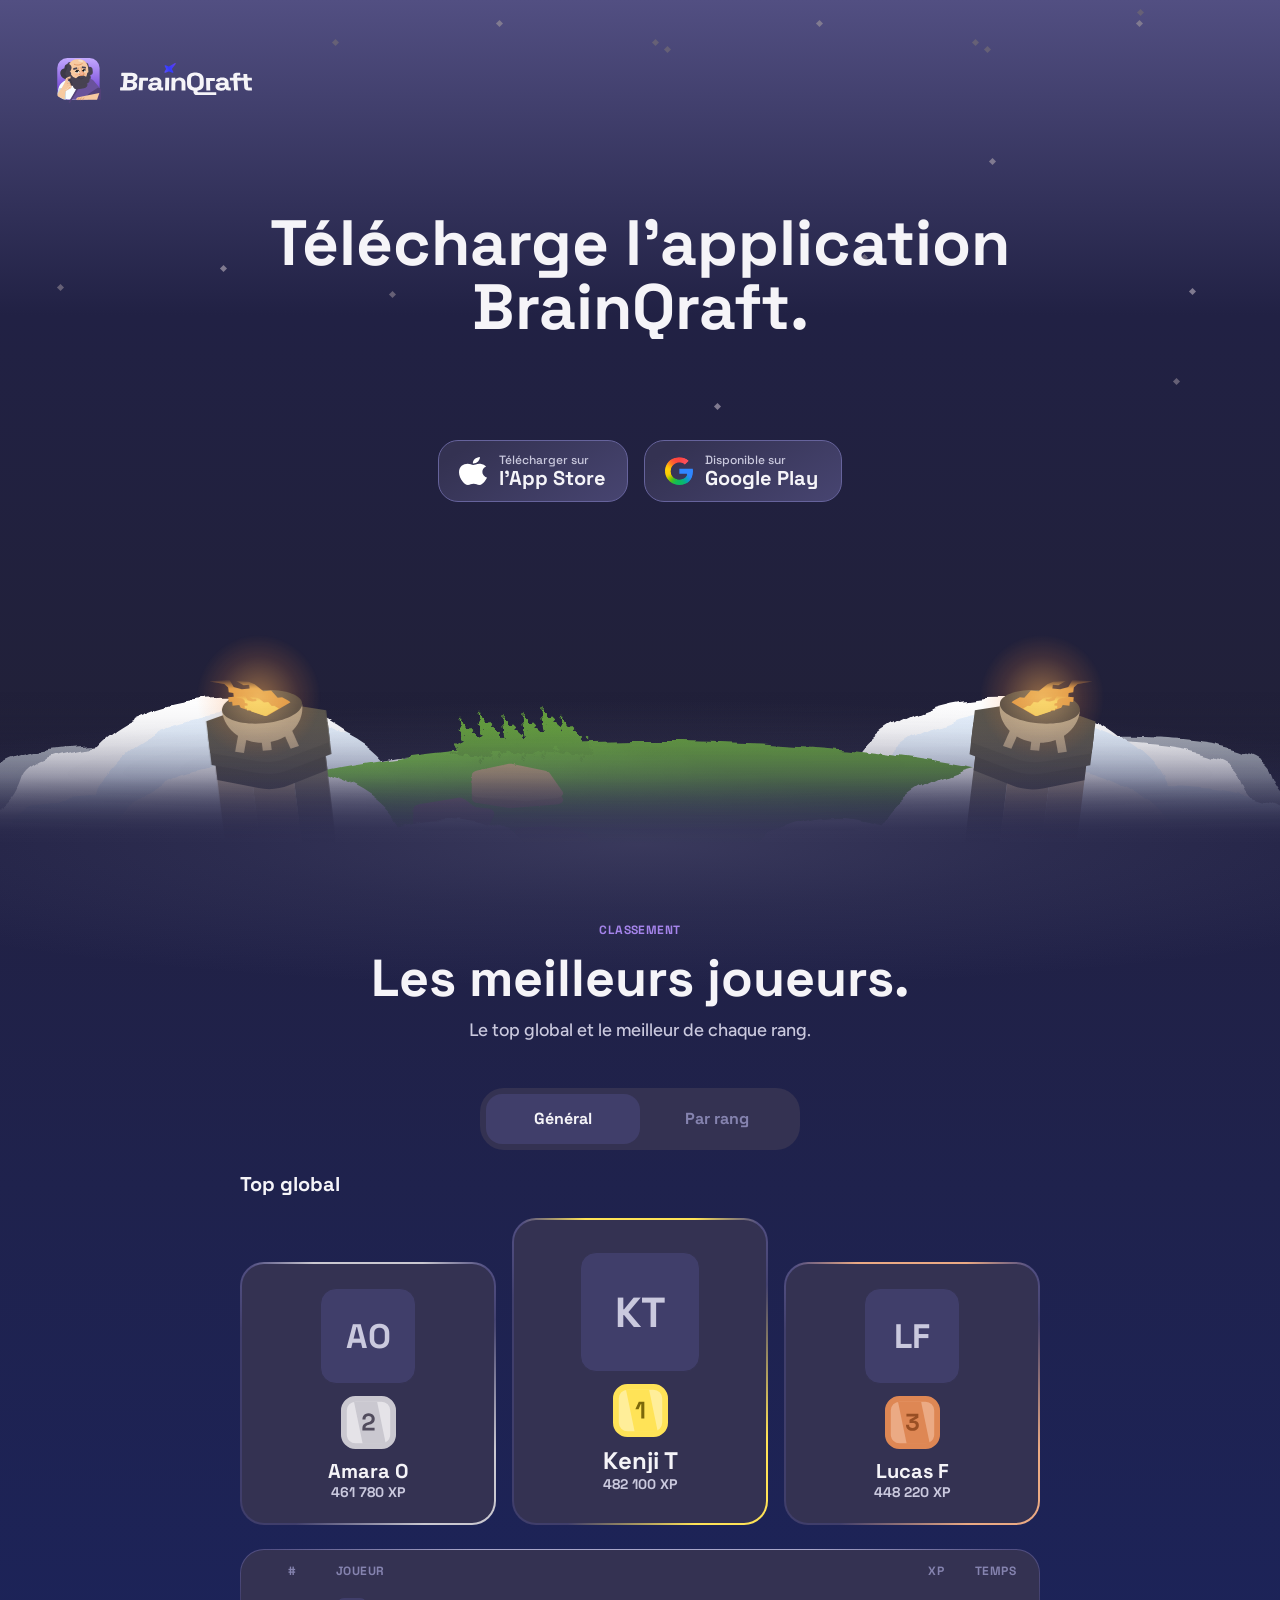
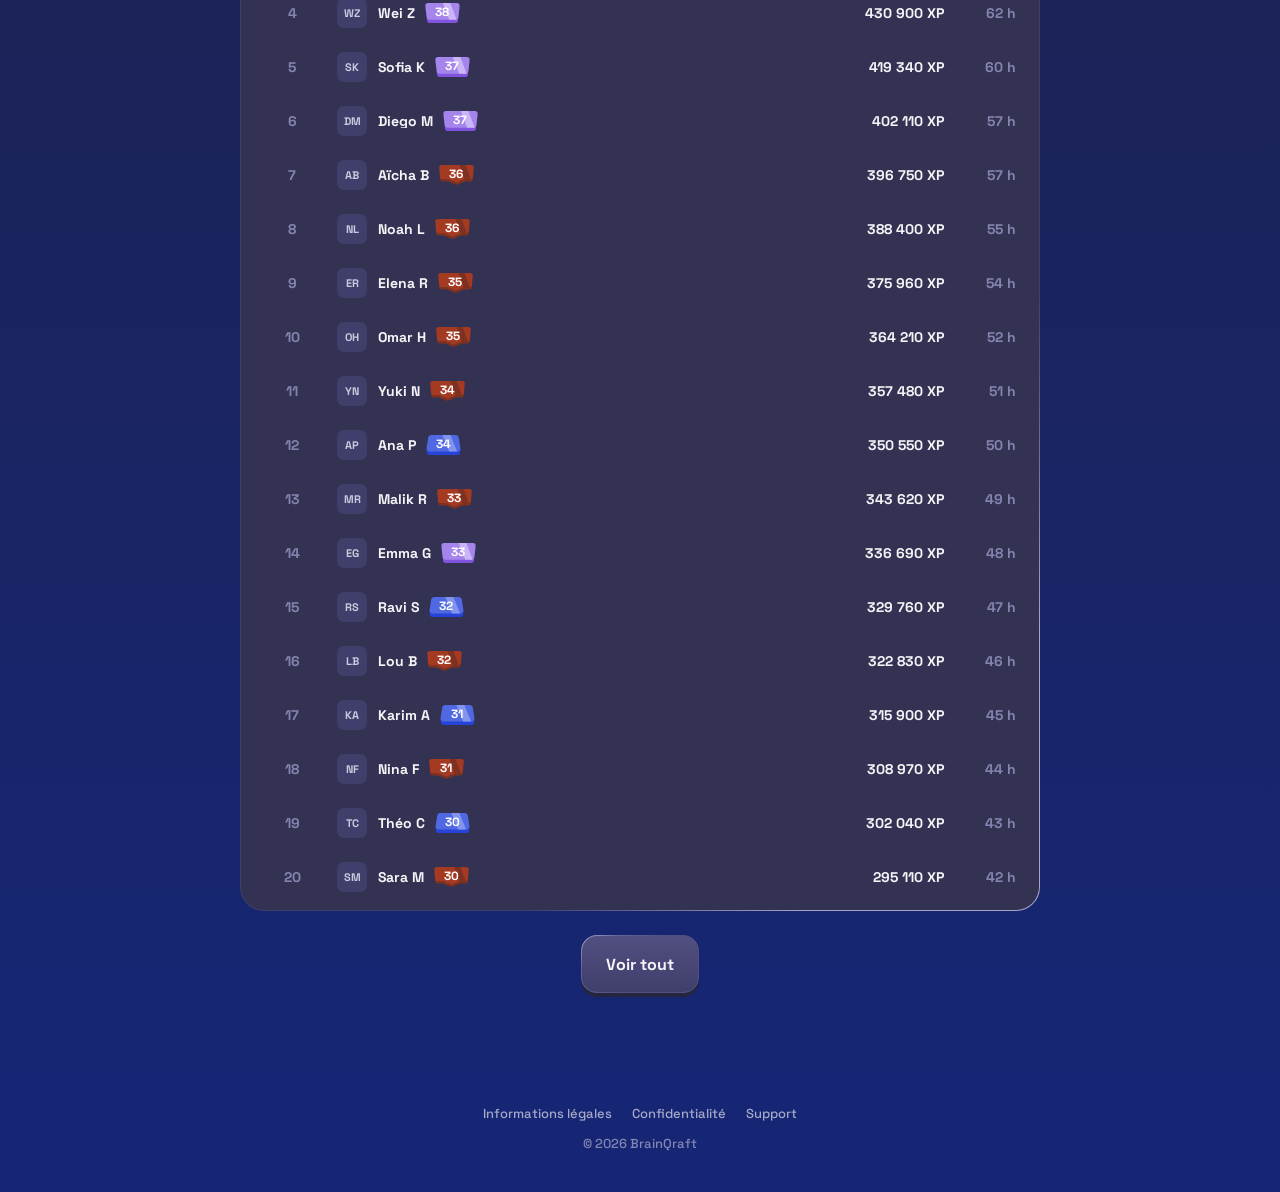
<file: index.html>
<!doctype html>
<html lang="fr">
  <head>
    <meta charset="utf-8" />
    <meta name="viewport" content="width=device-width, initial-scale=1" />
    <title>BrainQraft</title>
    <meta name="description" content="Télécharge l’application BrainQraft sur l’App Store et Google Play." />
    <meta name="theme-color" content="#212034" />
    <link rel="icon" type="image/svg+xml" href="/assets/logo-mark.svg?v=2" />
    <link rel="preconnect" href="https://fonts.googleapis.com" />
    <link rel="preconnect" href="https://fonts.gstatic.com" crossorigin />
    <link href="https://fonts.googleapis.com/css2?family=Figtree:wght@500&family=Space+Grotesk:wght@500;700&display=swap" rel="stylesheet" />
    <link rel="stylesheet" href="/styles.css" />
    <link rel="stylesheet" href="/motion.css" />
    <link rel="stylesheet" href="/classement.css" />
    <script>
      // Journey invitation links (/join/BQ-XXXXXX). When the app is installed the OS
      // opens it via Universal / App Links before this page loads, so this only runs
      // for visitors WITHOUT the app: send mobile users to their store. The code in
      // the path is picked up by the app after install; nothing to parse here.
      (function () {
        if (!/^\/join(\/|$)/.test(location.pathname)) return;
        var APP_STORE_URL = "https://apps.apple.com/app/id6760896800";
        var PLAY_STORE_URL = "https://play.google.com/store/apps/details?id=com.brainqraft.mobileapp";
        var ua = navigator.userAgent || "";
        if (/android/i.test(ua)) location.replace(PLAY_STORE_URL);
        else if (/iphone|ipad|ipod/i.test(ua)) location.replace(APP_STORE_URL);
        else document.documentElement.classList.add("is-join");
      })();
    </script>
  </head>
  <body>
    <main class="page">
      <div class="starry" aria-hidden="true">
        <i class="star" style="left: 4.44%; top: 284px"></i>
        <i class="star star--soft" style="left: 17.22%; top: 265px"></i>
        <i class="star" style="left: 30.35%; top: 291px"></i>
        <i class="star star--soft" style="left: 55.76%; top: 403px"></i>
        <i class="star" style="left: 67.29%; top: 254px"></i>
        <i class="star" style="left: 91.6%; top: 378px"></i>
        <i class="star star--soft" style="left: 92.92%; top: 288px"></i>
        <i class="star" style="left: 25.97%; top: 39.45px"></i>
        <i class="star star--soft" style="left: 38.75%; top: 20.45px"></i>
        <i class="star" style="left: 50.97%; top: 39.45px"></i>
        <i class="star" style="left: 51.88%; top: 46.45px"></i>
        <i class="star star--soft" style="left: 63.75%; top: 20.45px"></i>
        <i class="star" style="left: 75.97%; top: 39.45px"></i>
        <i class="star" style="left: 76.88%; top: 46.45px"></i>
        <i class="star star--soft" style="left: 77.29%; top: 158.45px"></i>
        <i class="star star--soft" style="left: 88.75%; top: 20.45px"></i>
        <i class="star" style="left: 88.82%; top: 9.45px"></i>
      </div>

      <header class="nav">
        <a class="logo" href="/" aria-label="BrainQraft">
          <span class="logo__mark"><img src="/assets/logo-mark.svg" alt="" /></span>
          <img class="logo__wordmark" src="/assets/logo-wordmark.svg" alt="" />
        </a>
      </header>

      <h1 class="title">Télécharge l’application BrainQraft.</h1>

      <section class="download">
        <div class="store-badges">
          <a class="store-badge store-badge--apple" href="https://apps.apple.com/app/id6760896800">
            <img class="store-badge__icon" src="/assets/icons/apple.svg" alt="" />
            <span class="store-badge__label">
              <span class="store-badge__caption">Télécharger sur</span>
              <span class="store-badge__name">l’App Store</span>
            </span>
          </a>
          <a class="store-badge store-badge--google" href="https://play.google.com/store/apps/details?id=com.brainqraft.mobileapp">
            <span class="store-badge__icon icon-google" aria-hidden="true">
              <span class="icon-google__mask"><img src="/assets/icons/google-raw.svg" alt="" /></span>
            </span>
            <span class="store-badge__label">
              <span class="store-badge__caption">Disponible sur</span>
              <span class="store-badge__name">Google Play</span>
            </span>
          </a>
        </div>
        <p class="join-hint">Ouvre ce lien depuis ton téléphone pour rejoindre le parcours dans l’app BrainQraft.</p>
      </section>

      <div class="island" aria-hidden="true">
        <div class="island__art">
          <span style="inset: 46.21% 19.89% -17.1% -14.65%"><span style="inset: -4.26% -0.73%"><img src="/assets/island/part-01.svg" alt="" /></span></span>
          <span style="inset: 44.11% -12.46% -23.43% 18.04%"><span style="inset: -3.81% -0.73%"><img src="/assets/island/part-02.svg" alt="" /></span></span>
          <span style="inset: 41.89% 10.08% -10.76% 5.92%"><span style="inset: -4.38% -0.82%"><img src="/assets/island/part-03.svg" alt="" /></span></span>
          <span style="inset: 31.13% 10.08% 0 5.92%"><span style="inset: -4.38% -0.82%"><img src="/assets/island/part-04.svg" alt="" /></span></span>
          <span style="inset: 46.21% 17.13% -18.61% -10.95%"><span style="inset: -4.17% -0.74%"><img src="/assets/island/part-05.svg" alt="" /></span></span>
          <span style="inset: 45.8% -9.41% -18.19% 15.59%"><span style="inset: -4.17% -0.74%"><img src="/assets/island/part-06.svg" alt="" /></span></span>
          <span style="inset: 63.17% 18.24% -34.06% -13%"><span style="inset: -4.26% -0.73%"><img src="/assets/island/part-07.svg" alt="" /></span></span>
          <span style="inset: 61.07% -14.11% -40.39% 19.69%"><span style="inset: -3.81% -0.73%"><img src="/assets/island/part-08.svg" alt="" /></span></span>
          <span style="inset: 35.8% 8.43% -4.67% 7.57%"><span style="inset: -4.38% -0.82%"><img src="/assets/island/part-09.svg" alt="" /></span></span>
          <span style="inset: 41.09% 8.43% -9.96% 7.57%"><span style="inset: -4.38% -0.82%"><img src="/assets/island/part-10.svg" alt="" /></span></span>
          <span style="inset: 63.17% 15.48% -35.57% -9.29%"><span style="inset: -4.17% -0.74%"><img src="/assets/island/part-11.svg" alt="" /></span></span>
          <span style="inset: 62.76% -11.06% -35.16% 17.24%"><span style="inset: -4.17% -0.74%"><img src="/assets/island/part-12.svg" alt="" /></span></span>
          <span style="inset: 67.46% 33.1% 28.97% 65.72%"><span style="inset: -14.09% -9.73%"><img src="/assets/island/part-13.svg" alt="" /></span></span>
          <span style="inset: 45.6% 4.33% -63% 4.27%"><span style="inset: -1.43% -0.42%"><img src="/assets/island/part-14.svg" alt="" /></span></span>
          <span style="inset: 37.47% 58.24% 48.81% 38.51%"><span style="inset: -17.31% -16.65%"><img src="/assets/island/part-15.svg" alt="" /></span></span>
          <span style="inset: 38.51% 61.59% 47.77% 35.15%"><span style="inset: -17.31% -16.65%"><img src="/assets/island/part-16.svg" alt="" /></span></span>
          <span style="inset: 36.4% 60.11% 49.88% 36.63%"><span style="inset: -17.31% -16.65%"><img src="/assets/island/part-17.svg" alt="" /></span></span>
          <span style="inset: 37.58% 53.66% 48.71% 43.08%"><span style="inset: -17.31% -16.65%"><img src="/assets/island/part-18.svg" alt="" /></span></span>
          <span style="inset: 36.69% 56.69% 49.6% 40.05%"><span style="inset: -17.31% -16.65%"><img src="/assets/island/part-19.svg" alt="" /></span></span>
          <span style="inset: 34.59% 55.2% 51.7% 41.54%"><span style="inset: -17.31% -16.65%"><img src="/assets/island/part-20.svg" alt="" /></span></span>
          <span style="inset: 55.11% 55.99% 31.37% 36.84%"><span style="inset: -2.14% -0.92%"><img src="/assets/island/part-21.svg" alt="" /></span></span>
          <span style="inset: 53.46% 56.03% 33.65% 36.84%"><span style="inset: -2.25% -0.93%"><img src="/assets/island/part-22.svg" alt="" /></span></span>
          <span style="inset: 69.05% 61.38% 18.45% 32.3%"><span style="inset: -2.32% -1.05%"><img src="/assets/island/part-23.svg" alt="" /></span></span>
          <span style="inset: 65.05% 61.43% 20.09% 32.26%"><span style="inset: -1.95% -1.05%"><img src="/assets/island/part-24.svg" alt="" /></span></span>
          <span style="inset: 74.58% 54.07% 11.01% 39.62%"><span style="inset: -2.01% -1.05%"><img src="/assets/island/part-25.svg" alt="" /></span></span>
          <span style="inset: 80.14% 17.69% -51.03% -12.45%"><span style="inset: -4.26% -0.73%"><img src="/assets/island/part-26.svg" alt="" /></span></span>
          <span style="inset: 78.05% -14.67% -57.36% 20.24%"><span style="inset: -3.81% -0.73%"><img src="/assets/island/part-27.svg" alt="" /></span></span>
          <span style="inset: 52.76% 7.88% -21.63% 8.12%"><span style="inset: -4.38% -0.82%"><img src="/assets/island/part-28.svg" alt="" /></span></span>
          <span style="inset: 58.06% 7.88% -26.93% 8.12%"><span style="inset: -4.38% -0.82%"><img src="/assets/island/part-29.svg" alt="" /></span></span>
          <span style="inset: 80.14% 14.93% -52.54% -8.75%"><span style="inset: -4.17% -0.74%"><img src="/assets/island/part-30.svg" alt="" /></span></span>
          <span style="inset: 79.73% -11.61% -52.13% 17.79%"><span style="inset: -4.17% -0.74%"><img src="/assets/island/part-31.svg" alt="" /></span></span>
          <!-- right pillar -->
          <span style="inset: 31.76% 14.41% -34.91% 74.11%"><span style="inset: -0.14% -0.29%"><img src="/assets/island/part-32.svg" alt="" /></span></span>
          <span style="inset: 24.72% 14.65% 50.18% 78.09%"><span style="inset: -0.86% -0.68%"><img src="/assets/island/part-33.svg" alt="" /></span></span>
          <!-- left pillar (mirrored) -->
          <span class="flip" style="inset: 31.76% 72.46% -34.91% 16.07%"><span style="inset: -0.14% -0.29%"><img src="/assets/island/part-34.svg" alt="" /></span></span>
          <span class="flip" style="inset: 24.72% 76.43% 50.18% 16.31%"><span style="inset: -0.86% -0.68%"><img src="/assets/island/part-35.svg" alt="" /></span></span>
        </div>
      </div>
    </main>

    <!-- Classement : écran qui suit le hero après la transition île → brume.
         Rempli par classement.js (podium, tableau, 7 rangs). -->
    <section class="classement" id="classement" aria-labelledby="cl-title">
      <div class="cl-bg" aria-hidden="true"></div>
      <div class="seam" aria-hidden="true"></div>
      <div class="sh reveal">
        <span class="overline">Classement</span>
        <h2 id="cl-title">Les meilleurs joueurs.</h2>
        <p>Le top global et le meilleur de chaque rang.</p>
      </div>
      <div class="board">
        <div class="seg reveal" id="seg" role="tablist" aria-label="Vue du classement" data-active="general">
          <span class="seg-pill" aria-hidden="true"></span>
          <button role="tab" id="seg-general" aria-selected="true" data-view="general">Général</button>
          <button role="tab" id="seg-rank" aria-selected="false" data-view="rank">Par rang</button>
        </div>
        <div class="tabs-wrap" id="tabsWrap">
          <div>
            <div class="panel tabs" id="tabs" role="tablist" aria-label="Rang">
              <span class="tab-ind" id="tabInd" aria-hidden="true"></span>
            </div>
          </div>
        </div>
        <h3 class="board-title reveal" id="boardTitle">Top global</h3>
        <div class="podium" id="podium"></div>
        <div class="panel list reveal" id="list">
          <div class="lh">
            <span class="c-rank">#</span><span class="c-player">Joueur</span><span class="c-xp">XP</span><span class="c-time">Temps</span>
          </div>
          <div id="rows" style="display: flex; flex-direction: column; gap: 2px"></div>
        </div>
        <button class="btn reveal" id="more" type="button">Voir tout</button>
      </div>
    </section>

    <footer class="site-footer">
      <nav class="legal-links" aria-label="Informations">
        <a href="/informations-legales">Informations légales</a>
        <a href="/informations-legales#confidentialite">Confidentialité</a>
        <a href="/support-technique">Support</a>
      </nav>
      <p class="footer-copy">© 2026 BrainQraft</p>
    </footer>

    <script src="/motion.js"></script>
    <script src="/classement.js"></script>
  </body>
</html>
</file>
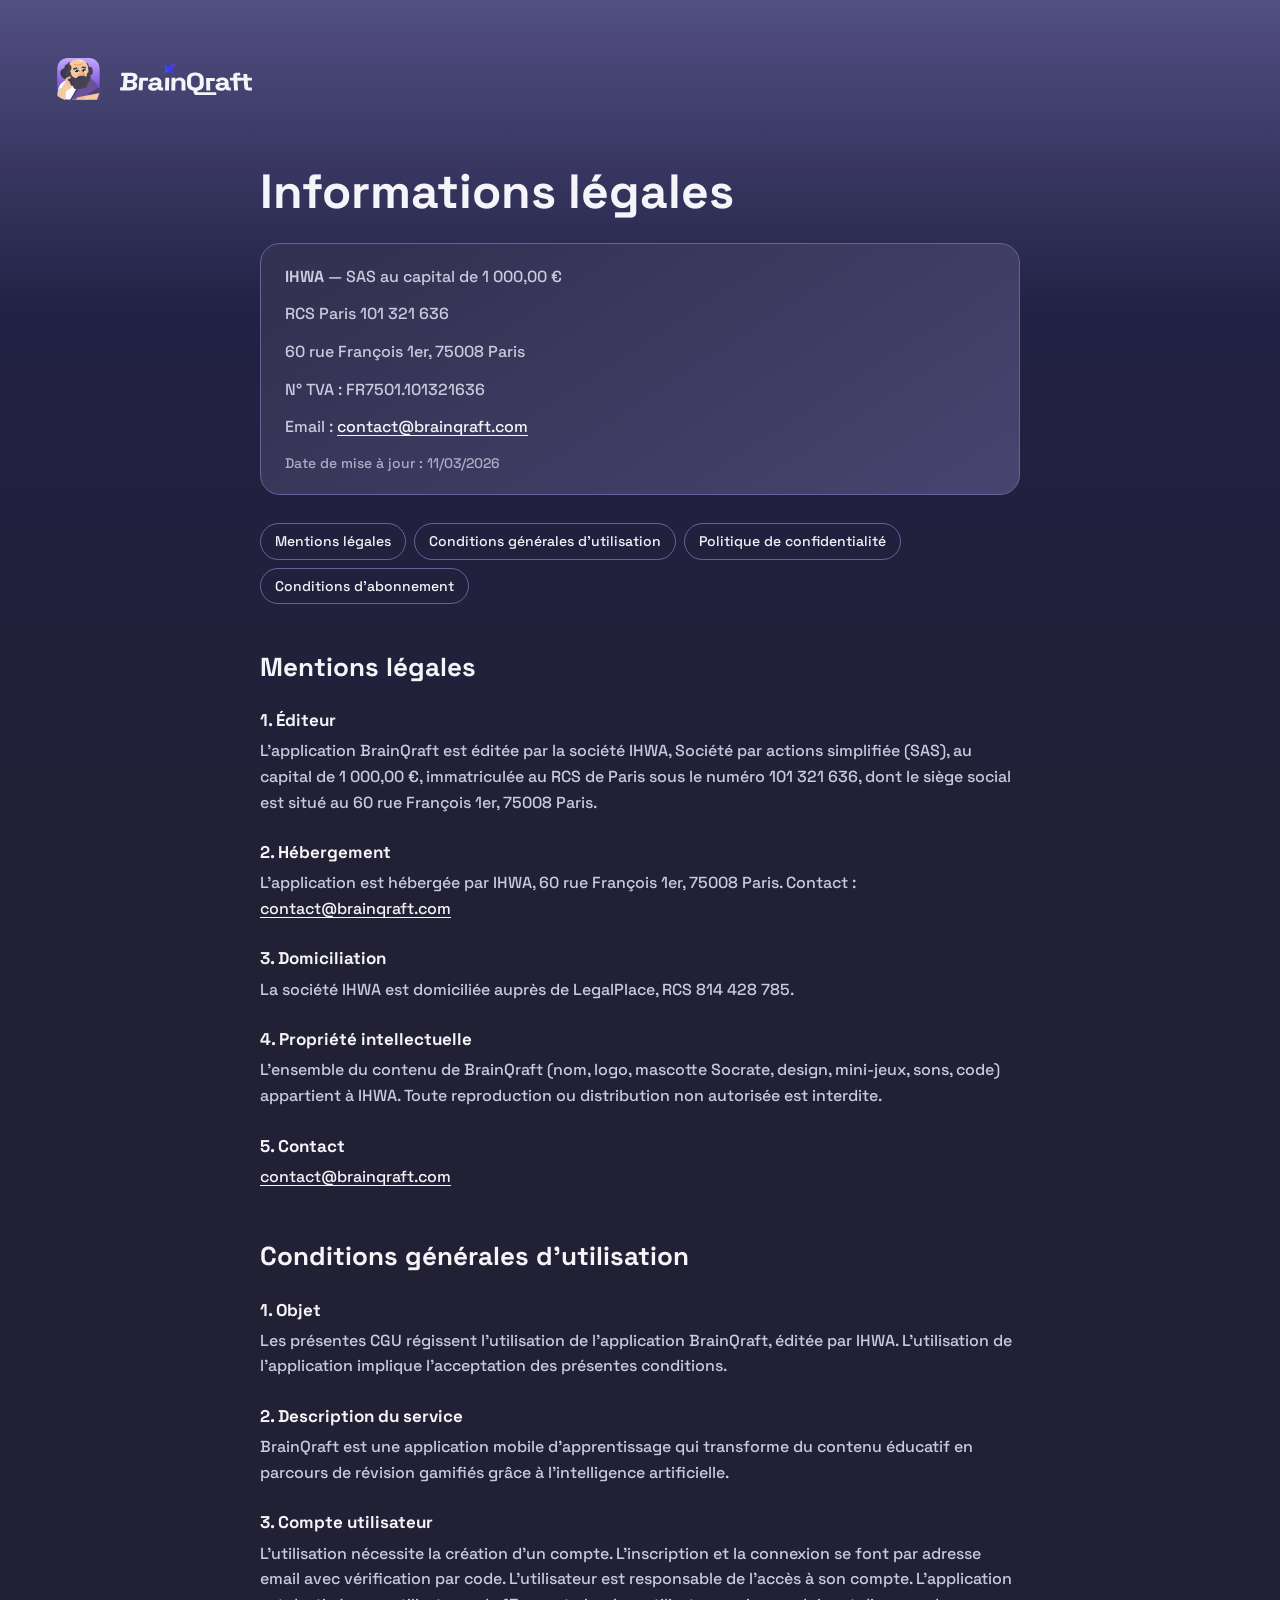
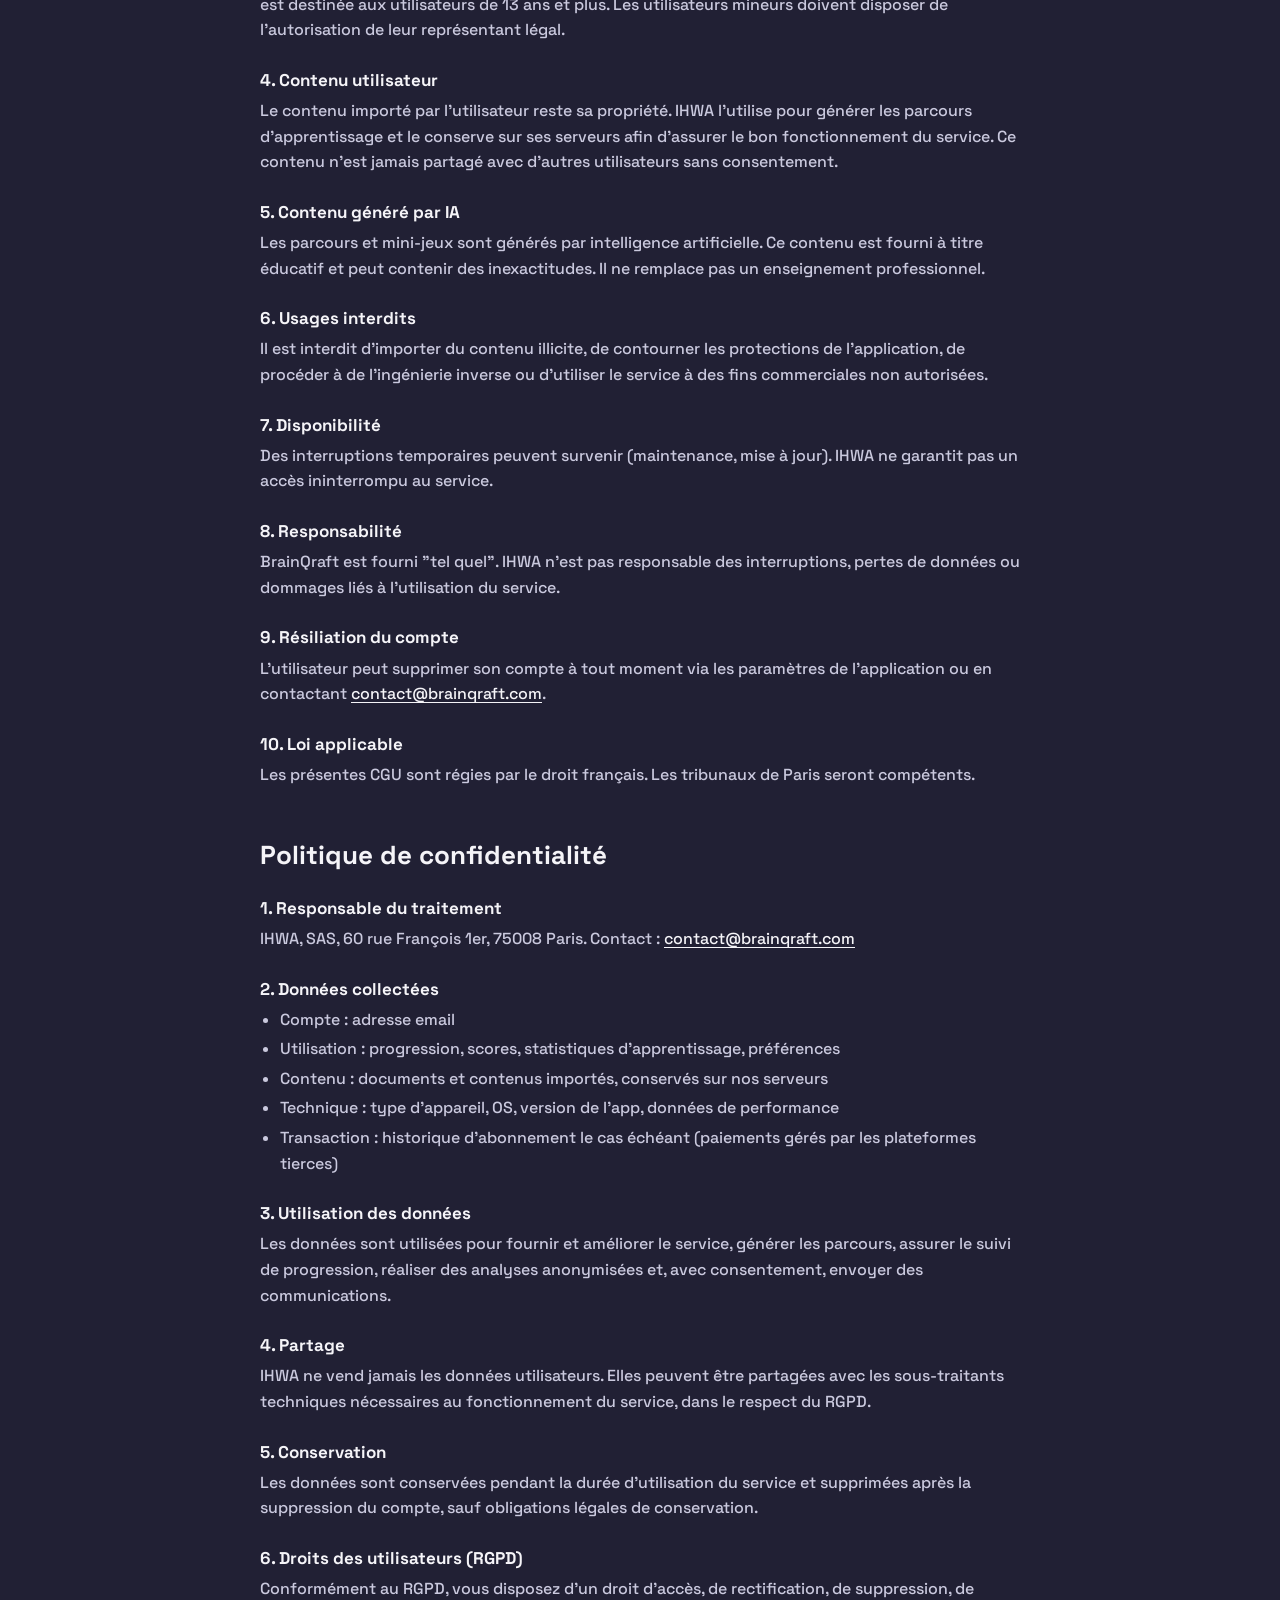
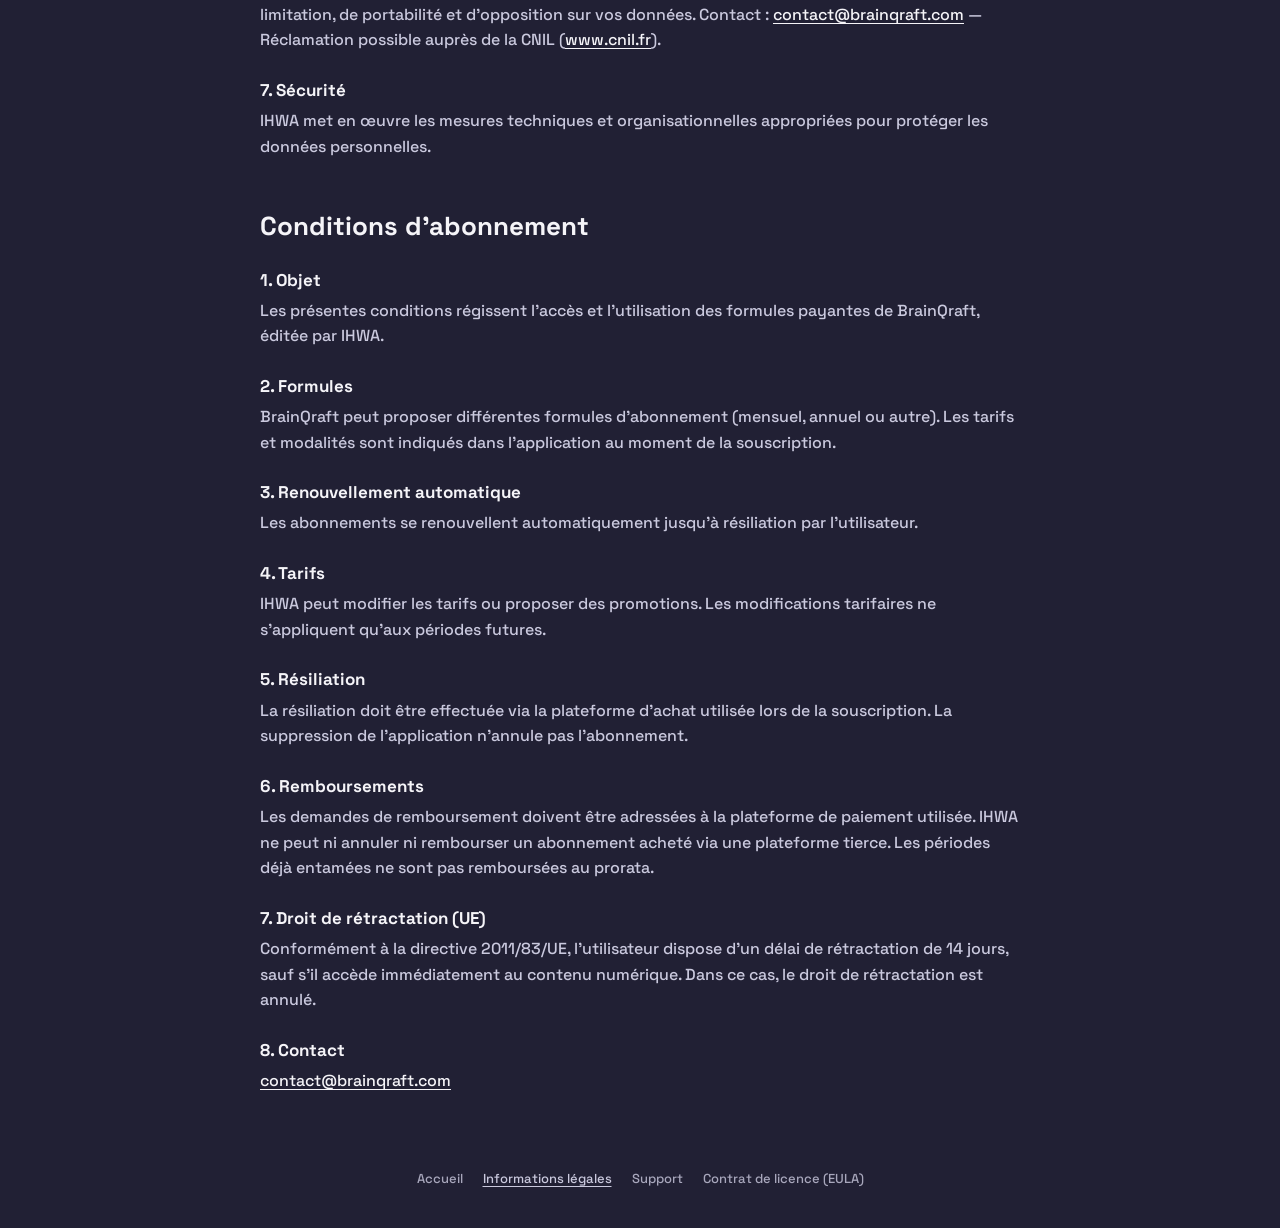
<file: informations-legales.html>
<!doctype html>
<html lang="fr">
  <head>
    <meta charset="utf-8" />
    <meta name="viewport" content="width=device-width, initial-scale=1" />
    <title>Informations légales – BrainQraft</title>
    <meta name="description" content="Mentions légales, conditions générales d'utilisation, politique de confidentialité et conditions d'abonnement de BrainQraft." />
    <meta name="theme-color" content="#212034" />
    <link rel="icon" type="image/svg+xml" href="/assets/logo-mark.svg?v=2" />
    <link rel="preconnect" href="https://fonts.googleapis.com" />
    <link rel="preconnect" href="https://fonts.gstatic.com" crossorigin />
    <link href="https://fonts.googleapis.com/css2?family=Space+Grotesk:wght@500;700&display=swap" rel="stylesheet" />
    <link rel="stylesheet" href="/styles.css" />
  </head>
  <body>
    <div class="doc">
      <div class="starry" aria-hidden="true"></div>

      <header class="nav doc__nav">
        <a class="logo" href="/" aria-label="BrainQraft — accueil">
          <span class="logo__mark"><img src="/assets/logo-mark.svg" alt="" /></span>
          <img class="logo__wordmark" src="/assets/logo-wordmark.svg" alt="" />
        </a>
      </header>

      <main class="doc__body">
        <h1 class="doc__title">Informations légales</h1>

        <div class="doc__card doc__identity">
          <p><strong>IHWA</strong> — SAS au capital de 1 000,00 €</p>
          <p>RCS Paris 101 321 636</p>
          <p>60 rue François 1er, 75008 Paris</p>
          <p>N° TVA : FR7501.101321636</p>
          <p>Email : <a href="mailto:contact@brainqraft.com">contact@brainqraft.com</a></p>
          <p class="doc__muted">Date de mise à jour : 11/03/2026</p>
        </div>

        <nav class="doc__toc" aria-label="Sommaire">
          <a href="#mentions-legales">Mentions légales</a>
          <a href="#cgu">Conditions générales d'utilisation</a>
          <a href="#confidentialite">Politique de confidentialité</a>
          <a href="#abonnement">Conditions d'abonnement</a>
        </nav>

        <section class="doc__section" id="mentions-legales">
          <h2>Mentions légales</h2>

          <h3>1. Éditeur</h3>
          <p>L'application BrainQraft est éditée par la société IHWA, Société par actions simplifiée (SAS), au capital de 1 000,00 €, immatriculée au RCS de Paris sous le numéro 101 321 636, dont le siège social est situé au 60 rue François 1er, 75008 Paris.</p>

          <h3>2. Hébergement</h3>
          <p>L'application est hébergée par IHWA, 60 rue François 1er, 75008 Paris. Contact : <a href="mailto:contact@brainqraft.com">contact@brainqraft.com</a></p>

          <h3>3. Domiciliation</h3>
          <p>La société IHWA est domiciliée auprès de LegalPlace, RCS 814 428 785.</p>

          <h3>4. Propriété intellectuelle</h3>
          <p>L'ensemble du contenu de BrainQraft (nom, logo, mascotte Socrate, design, mini-jeux, sons, code) appartient à IHWA. Toute reproduction ou distribution non autorisée est interdite.</p>

          <h3>5. Contact</h3>
          <p><a href="mailto:contact@brainqraft.com">contact@brainqraft.com</a></p>
        </section>

        <section class="doc__section" id="cgu">
          <h2>Conditions générales d'utilisation</h2>

          <h3>1. Objet</h3>
          <p>Les présentes CGU régissent l'utilisation de l'application BrainQraft, éditée par IHWA. L'utilisation de l'application implique l'acceptation des présentes conditions.</p>

          <h3>2. Description du service</h3>
          <p>BrainQraft est une application mobile d'apprentissage qui transforme du contenu éducatif en parcours de révision gamifiés grâce à l'intelligence artificielle.</p>

          <h3>3. Compte utilisateur</h3>
          <p>L'utilisation nécessite la création d'un compte. L'inscription et la connexion se font par adresse email avec vérification par code. L'utilisateur est responsable de l'accès à son compte. L'application est destinée aux utilisateurs de 13 ans et plus. Les utilisateurs mineurs doivent disposer de l'autorisation de leur représentant légal.</p>

          <h3>4. Contenu utilisateur</h3>
          <p>Le contenu importé par l'utilisateur reste sa propriété. IHWA l'utilise pour générer les parcours d'apprentissage et le conserve sur ses serveurs afin d'assurer le bon fonctionnement du service. Ce contenu n'est jamais partagé avec d'autres utilisateurs sans consentement.</p>

          <h3>5. Contenu généré par IA</h3>
          <p>Les parcours et mini-jeux sont générés par intelligence artificielle. Ce contenu est fourni à titre éducatif et peut contenir des inexactitudes. Il ne remplace pas un enseignement professionnel.</p>

          <h3>6. Usages interdits</h3>
          <p>Il est interdit d'importer du contenu illicite, de contourner les protections de l'application, de procéder à de l'ingénierie inverse ou d'utiliser le service à des fins commerciales non autorisées.</p>

          <h3>7. Disponibilité</h3>
          <p>Des interruptions temporaires peuvent survenir (maintenance, mise à jour). IHWA ne garantit pas un accès ininterrompu au service.</p>

          <h3>8. Responsabilité</h3>
          <p>BrainQraft est fourni "tel quel". IHWA n'est pas responsable des interruptions, pertes de données ou dommages liés à l'utilisation du service.</p>

          <h3>9. Résiliation du compte</h3>
          <p>L'utilisateur peut supprimer son compte à tout moment via les paramètres de l'application ou en contactant <a href="mailto:contact@brainqraft.com">contact@brainqraft.com</a>.</p>

          <h3>10. Loi applicable</h3>
          <p>Les présentes CGU sont régies par le droit français. Les tribunaux de Paris seront compétents.</p>
        </section>

        <section class="doc__section" id="confidentialite">
          <h2>Politique de confidentialité</h2>

          <h3>1. Responsable du traitement</h3>
          <p>IHWA, SAS, 60 rue François 1er, 75008 Paris. Contact : <a href="mailto:contact@brainqraft.com">contact@brainqraft.com</a></p>

          <h3>2. Données collectées</h3>
          <ul>
            <li>Compte : adresse email</li>
            <li>Utilisation : progression, scores, statistiques d'apprentissage, préférences</li>
            <li>Contenu : documents et contenus importés, conservés sur nos serveurs</li>
            <li>Technique : type d'appareil, OS, version de l'app, données de performance</li>
            <li>Transaction : historique d'abonnement le cas échéant (paiements gérés par les plateformes tierces)</li>
          </ul>

          <h3>3. Utilisation des données</h3>
          <p>Les données sont utilisées pour fournir et améliorer le service, générer les parcours, assurer le suivi de progression, réaliser des analyses anonymisées et, avec consentement, envoyer des communications.</p>

          <h3>4. Partage</h3>
          <p>IHWA ne vend jamais les données utilisateurs. Elles peuvent être partagées avec les sous-traitants techniques nécessaires au fonctionnement du service, dans le respect du RGPD.</p>

          <h3>5. Conservation</h3>
          <p>Les données sont conservées pendant la durée d'utilisation du service et supprimées après la suppression du compte, sauf obligations légales de conservation.</p>

          <h3>6. Droits des utilisateurs (RGPD)</h3>
          <p>Conformément au RGPD, vous disposez d'un droit d'accès, de rectification, de suppression, de limitation, de portabilité et d'opposition sur vos données. Contact : <a href="mailto:contact@brainqraft.com">contact@brainqraft.com</a> — Réclamation possible auprès de la CNIL (<a href="https://www.cnil.fr">www.cnil.fr</a>).</p>

          <h3>7. Sécurité</h3>
          <p>IHWA met en œuvre les mesures techniques et organisationnelles appropriées pour protéger les données personnelles.</p>
        </section>

        <section class="doc__section" id="abonnement">
          <h2>Conditions d'abonnement</h2>

          <h3>1. Objet</h3>
          <p>Les présentes conditions régissent l'accès et l'utilisation des formules payantes de BrainQraft, éditée par IHWA.</p>

          <h3>2. Formules</h3>
          <p>BrainQraft peut proposer différentes formules d'abonnement (mensuel, annuel ou autre). Les tarifs et modalités sont indiqués dans l'application au moment de la souscription.</p>

          <h3>3. Renouvellement automatique</h3>
          <p>Les abonnements se renouvellent automatiquement jusqu'à résiliation par l'utilisateur.</p>

          <h3>4. Tarifs</h3>
          <p>IHWA peut modifier les tarifs ou proposer des promotions. Les modifications tarifaires ne s'appliquent qu'aux périodes futures.</p>

          <h3>5. Résiliation</h3>
          <p>La résiliation doit être effectuée via la plateforme d'achat utilisée lors de la souscription. La suppression de l'application n'annule pas l'abonnement.</p>

          <h3>6. Remboursements</h3>
          <p>Les demandes de remboursement doivent être adressées à la plateforme de paiement utilisée. IHWA ne peut ni annuler ni rembourser un abonnement acheté via une plateforme tierce. Les périodes déjà entamées ne sont pas remboursées au prorata.</p>

          <h3>7. Droit de rétractation (UE)</h3>
          <p>Conformément à la directive 2011/83/UE, l'utilisateur dispose d'un délai de rétractation de 14 jours, sauf s'il accède immédiatement au contenu numérique. Dans ce cas, le droit de rétractation est annulé.</p>

          <h3>8. Contact</h3>
          <p><a href="mailto:contact@brainqraft.com">contact@brainqraft.com</a></p>
        </section>
      </main>

      <footer class="legal-links doc__footer">
        <a href="/">Accueil</a>
        <a href="/informations-legales" aria-current="page">Informations légales</a>
        <a href="/support-technique">Support</a>
        <a href="https://www.apple.com/legal/internet-services/itunes/dev/stdeula/" rel="noopener">Contrat de licence (EULA)</a>
      </footer>
    </div>
  </body>
</html>
</file>
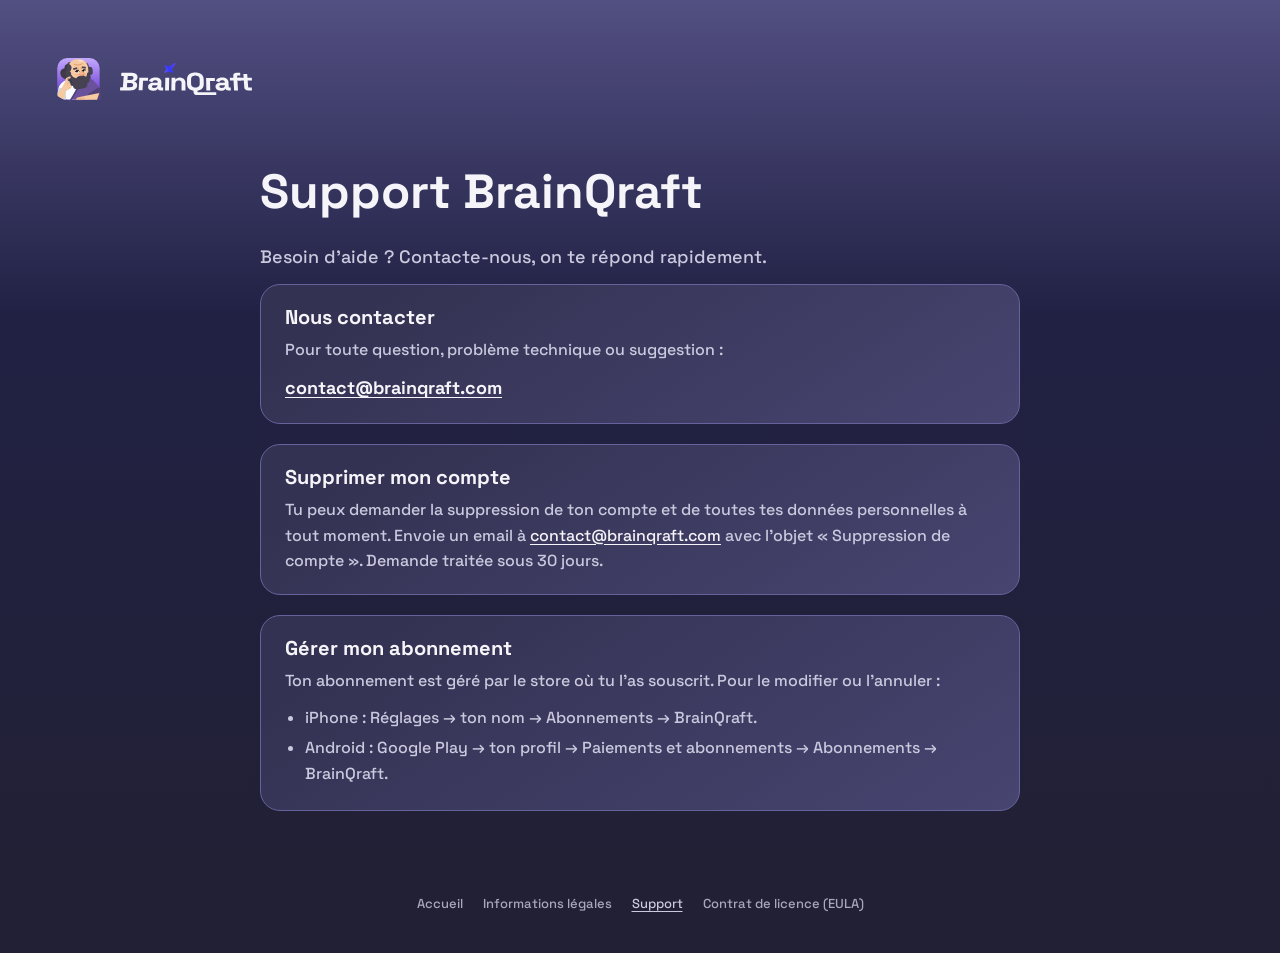
<file: support-technique.html>
<!doctype html>
<html lang="fr">
  <head>
    <meta charset="utf-8" />
    <meta name="viewport" content="width=device-width, initial-scale=1" />
    <title>Support – BrainQraft</title>
    <meta name="description" content="Besoin d'aide avec BrainQraft ? Contact, suppression de compte et gestion de l'abonnement." />
    <meta name="theme-color" content="#212034" />
    <link rel="icon" type="image/svg+xml" href="/assets/logo-mark.svg?v=2" />
    <link rel="preconnect" href="https://fonts.googleapis.com" />
    <link rel="preconnect" href="https://fonts.gstatic.com" crossorigin />
    <link href="https://fonts.googleapis.com/css2?family=Space+Grotesk:wght@500;700&display=swap" rel="stylesheet" />
    <link rel="stylesheet" href="/styles.css" />
  </head>
  <body>
    <div class="doc">
      <div class="starry" aria-hidden="true"></div>

      <header class="nav doc__nav">
        <a class="logo" href="/" aria-label="BrainQraft — accueil">
          <span class="logo__mark"><img src="/assets/logo-mark.svg" alt="" /></span>
          <img class="logo__wordmark" src="/assets/logo-wordmark.svg" alt="" />
        </a>
      </header>

      <main class="doc__body">
        <h1 class="doc__title">Support BrainQraft</h1>
        <p class="doc__lead">Besoin d'aide ? Contacte-nous, on te répond rapidement.</p>

        <section class="doc__card" id="contact">
          <h2>Nous contacter</h2>
          <p>Pour toute question, problème technique ou suggestion :</p>
          <p><a class="doc__mail" href="mailto:contact@brainqraft.com">contact@brainqraft.com</a></p>
        </section>

        <section class="doc__card" id="supprimer-mon-compte">
          <h2>Supprimer mon compte</h2>
          <p>Tu peux demander la suppression de ton compte et de toutes tes données personnelles à tout moment. Envoie un email à <a href="mailto:contact@brainqraft.com?subject=Suppression%20de%20compte">contact@brainqraft.com</a> avec l'objet « Suppression de compte ». Demande traitée sous 30 jours.</p>
        </section>

        <section class="doc__card" id="abonnement">
          <h2>Gérer mon abonnement</h2>
          <p>Ton abonnement est géré par le store où tu l'as souscrit. Pour le modifier ou l'annuler :</p>
          <ul>
            <li>iPhone : Réglages → ton nom → Abonnements → BrainQraft.</li>
            <li>Android : Google Play → ton profil → Paiements et abonnements → Abonnements → BrainQraft.</li>
          </ul>
        </section>
      </main>

      <footer class="legal-links doc__footer">
        <a href="/">Accueil</a>
        <a href="/informations-legales">Informations légales</a>
        <a href="/support-technique" aria-current="page">Support</a>
        <a href="https://www.apple.com/legal/internet-services/itunes/dev/stdeula/" rel="noopener">Contrat de licence (EULA)</a>
      </footer>
    </div>
  </body>
</html>
</file>
<file: styles.css>
/* Tokens from Figma "DS 2 Brainqraft" (web/landing — app, node 7387:248742) */
:root {
  --surface-background: #212034;
  --starry-stop-1: #524f82;
  --starry-stop-2: #212144;
  --starry-stop-3: #212034;
  --star-soft: #807a90;
  --star-strong: #666076;
  --text-primary: #f5f4f8;
  --store-label: #f5f4f8;
  --store-label-secondary: #cac9de;
  --indigo-500: #66639c;
  --indigo-600: #524f82;
  --indigo-800: #343252;
  --radius-20: 20px;
  --font: "Space Grotesk", -apple-system, BlinkMacSystemFont, "Segoe UI", Roboto, sans-serif;
}

*,
*::before,
*::after {
  box-sizing: border-box;
}

html,
body {
  margin: 0;
  background: var(--surface-background);
  color: var(--text-primary);
  font-family: var(--font);
  -webkit-font-smoothing: antialiased;
  /* No rubber-band bounce on a page that fits the screen. */
  overscroll-behavior: none;
}

img {
  display: block;
  max-width: none;
}

/* The hero is one screen tall (like the Figma frame: the island shrinks from the
   bottom instead of pushing the hero taller), then the classement section scrolls
   in below it. z-index:1 keeps the hero under the section so the brume (in the
   section) always passes in front of the island, never in front of the title. */
.page {
  position: relative;
  z-index: 1;
  min-height: 100vh;
  min-height: 100svh;
  overflow-x: clip;
  display: flex;
  flex-direction: column;
  align-items: center;
  gap: clamp(48px, 11.25vh, 101px);
  padding: 48px clamp(20px, 4.5vw, 64px) 0;
}

.page > * {
  flex-shrink: 0;
}

/* foundation/starry-violet/web */
.starry {
  position: absolute;
  inset: 0 0 auto;
  height: min(900px, 100%);
  background: linear-gradient(
    to bottom,
    var(--starry-stop-1) 0%,
    var(--starry-stop-2) 35%,
    var(--starry-stop-3) 100%
  );
  pointer-events: none;
}

.star {
  position: absolute;
  width: 5px;
  height: 5px;
  margin: 1.035px;
  background: var(--star-strong);
  transform: rotate(-45deg);
}

.star--soft {
  background: var(--star-soft);
}

/* nav + logo/brainqraft-lockup */
.nav {
  position: relative;
  display: flex;
  align-items: center;
  width: 100%;
  height: 62px;
}

.logo {
  display: flex;
  align-items: center;
  gap: 20px;
}

.logo__mark {
  position: relative;
  width: 42px;
  height: 42px;
  flex-shrink: 0;
}

.logo__mark img {
  position: absolute;
  inset: 0 -3.3% -7.58% -0.63%;
  width: auto;
  height: auto;
}

.logo__wordmark {
  width: 132.344px;
  height: 32px;
}

/* Display/Large */
.title {
  position: relative;
  max-width: 900px;
  margin: 0;
  font-size: clamp(36px, 5.5vw, 64px);
  font-weight: 700;
  line-height: 1;
  letter-spacing: 0;
  text-align: center;
  overflow-wrap: break-word;
}

.download {
  position: relative;
  display: flex;
  flex-direction: column;
  align-items: center;
  gap: 20px;
}

.store-badges {
  display: flex;
  flex-wrap: wrap;
  justify-content: center;
  gap: 16px;
}

/* badge/store */
.store-badge {
  display: flex;
  align-items: center;
  gap: 12px;
  height: 62px;
  /* Les line-height (12/12, 20/20) ne contiennent pas les accents/hampes : il faut
     de l'air vertical ET ne pas rogner le label, sinon le haut du texte est coupé. */
  padding: 10px 24px 10px 20px;
  border: 1px solid var(--indigo-500);
  border-radius: var(--radius-20);
  background-image: linear-gradient(147deg, var(--indigo-800) 12.793%, var(--indigo-600) 150.42%);
  color: inherit;
  text-decoration: none;
  transition: border-color 0.15s ease, transform 0.15s ease;
}

.store-badge:hover {
  border-color: var(--store-label-secondary);
}

.store-badge:active {
  transform: scale(0.98);
}

.store-badge:focus-visible {
  outline: 2px solid var(--store-label);
  outline-offset: 3px;
}

.store-badge--apple {
  width: 190px;
}

.store-badge--google {
  width: 198px;
}

.store-badge__icon {
  position: relative;
  width: 28px;
  height: 28px;
  flex-shrink: 0;
}

.store-badge__label {
  display: flex;
  flex-direction: column;
  gap: 2px;
  white-space: nowrap;
  /* visible (et non hidden) : laisse les accents/hampes dépasser dans le padding du
     badge au lieu d'être rognés. Les libellés sont courts, pas de risque de débord. */
  overflow: visible;
}

/* Caption/Default */
.store-badge__caption {
  font-size: 12px;
  font-weight: 500;
  line-height: 12px;
  color: var(--store-label-secondary);
}

/* Heading/H5 */
.store-badge__name {
  font-size: 20px;
  font-weight: 700;
  line-height: 20px;
  color: var(--store-label);
}

/* icon/google: brand-colour blob clipped by the "G" shape */
.icon-google {
  overflow: hidden;
}

.icon-google__mask {
  position: absolute;
  inset: -0.43% -0.75% -0.73% -0.75%;
  -webkit-mask: url("/assets/icons/google-mask.svg") 0.149px 0.086px / 28px 28px no-repeat;
  mask: url("/assets/icons/google-mask.svg") 0.149px 0.086px / 28px 28px no-repeat;
}

.icon-google__mask img {
  position: absolute;
  inset: -7.62% -1.65% -1.66% -1.65%;
  width: auto;
  height: auto;
}

.join-hint {
  display: none;
  max-width: 420px;
  margin: 0;
  font-size: 16px;
  font-weight: 500;
  line-height: 1.4;
  text-align: center;
  color: var(--store-label-secondary);
}

.is-join .join-hint {
  display: block;
}

/* illustration/landing-island — 1440×329 artboard, scales with viewport width,
   cropped (centred) below 900px so the island stays readable on phones. */
.island {
  position: relative;
  width: 100vw;
  margin-top: auto;
  flex-shrink: 1;
  min-height: 40px;
  /* Rogne la largeur (l'artboard 1440 déborde sous 900px) mais laisse le haut
     libre, sinon le sommet des flammes et leur lueur (qui montent au-dessus des
     braseros) sont coupés quand l'île est remontée sur petits écrans. */
  overflow-x: clip;
  overflow-y: visible;
}

.island__art {
  position: relative;
  width: max(100vw, 900px);
  aspect-ratio: 1440 / 329;
  left: 50%;
  transform: translateX(-50%);
}

/* Phones: the artboard's top ~22% is empty sky (pillars start at 24.72%).
   Trim it so the short visible slice shows the pillars and island. */
@media (max-width: 600px) {
  .page {
    gap: clamp(24px, 6vh, 101px);
  }

  .island__art {
    margin-top: calc(max(100vw, 900px) * -0.05);
  }
}

.island__art span {
  position: absolute;
  display: block;
}

.island__art img {
  width: 100%;
  height: 100%;
}

.island__art .flip {
  transform: scaleX(-1);
}

/* Fondu du bas de l'île vers la nuit : dissout le bord dur de l'illustration,
   proportionnellement (donc à toutes les largeurs), avant que la brume de la
   section (classement.css) prenne le relais vers le bleu nuit. */
.island::after {
  content: "";
  position: absolute;
  inset: auto 0 0;
  height: 42%;
  background: linear-gradient(to bottom, rgba(33, 32, 52, 0) 0%, var(--surface-background) 86%);
  pointer-events: none;
  z-index: 1;
}

/* Legal links: under the store badges on the landing, and the footer of the
   text pages (informations-legales, support-technique). */
.legal-links {
  display: flex;
  flex-wrap: wrap;
  justify-content: center;
  gap: 4px 20px;
  font-size: 13px;
  font-weight: 500;
  line-height: 18px;
}

.legal-links a {
  color: var(--store-label-secondary);
  text-decoration: none;
  opacity: 0.8;
}

.legal-links a:hover,
.legal-links a[aria-current="page"] {
  opacity: 1;
  text-decoration: underline;
  text-underline-offset: 3px;
}

/* Footer de la landing : liens légaux + mention, sous le classement. Fond = fin du
   dégradé du classement (#162674) pour enchaîner sans couture. */
.site-footer {
  position: relative;
  z-index: 2;
  display: flex;
  flex-direction: column;
  align-items: center;
  gap: 12px;
  padding: 32px clamp(20px, 4.5vw, 64px) calc(40px + env(safe-area-inset-bottom, 0px));
  background: #162674;
  text-align: center;
}

.site-footer .footer-copy {
  margin: 0;
  font-size: 13px;
  font-weight: 500;
  color: var(--store-label-secondary);
  opacity: 0.6;
}

/* Text pages: a readable scrolling column on the same starry sky. */
.doc {
  position: relative;
  min-height: 100vh;
  min-height: 100svh;
  display: flex;
  flex-direction: column;
  padding: 48px clamp(20px, 4.5vw, 64px) 40px;
}

.doc__nav,
.doc__body,
.doc__footer {
  position: relative;
}

.doc__body {
  width: 100%;
  max-width: 760px;
  margin: 56px auto 64px;
  font-size: 16px;
  font-weight: 500;
  line-height: 1.6;
  color: var(--store-label-secondary);
}

.doc__title {
  margin: 0 0 24px;
  font-size: clamp(32px, 5vw, 48px);
  font-weight: 700;
  line-height: 1.1;
  color: var(--text-primary);
}

.doc__lead {
  margin: -8px 0 32px;
  font-size: 18px;
}

.doc__card {
  margin-bottom: 20px;
  padding: 20px 24px;
  border: 1px solid var(--indigo-500);
  border-radius: var(--radius-20);
  background-image: linear-gradient(147deg, var(--indigo-800) 12.793%, var(--indigo-600) 150.42%);
}

.doc__card > :first-child {
  margin-top: 0;
}

.doc__card > :last-child {
  margin-bottom: 0;
}

.doc__identity p {
  margin: 0;
}

.doc__muted {
  margin-top: 8px !important;
  font-size: 14px;
  opacity: 0.8;
}

.doc__toc {
  display: flex;
  flex-wrap: wrap;
  gap: 8px;
  margin: 28px 0 8px;
}

.doc__toc a {
  padding: 6px 14px;
  border: 1px solid var(--indigo-500);
  border-radius: 999px;
  font-size: 14px;
  color: var(--text-primary);
  text-decoration: none;
}

.doc__toc a:hover {
  border-color: var(--store-label-secondary);
}

.doc__section {
  padding-top: 40px;
  scroll-margin-top: 16px;
}

.doc h2 {
  margin: 0 0 8px;
  font-size: 26px;
  font-weight: 700;
  line-height: 1.2;
  color: var(--text-primary);
}

.doc__card h2 {
  font-size: 20px;
}

.doc h3 {
  margin: 24px 0 4px;
  font-size: 17px;
  font-weight: 700;
  color: var(--text-primary);
}

.doc p,
.doc ul {
  margin: 0 0 12px;
}

.doc ul {
  padding-left: 20px;
}

.doc li {
  margin-bottom: 4px;
}

.doc__body a {
  color: var(--text-primary);
  text-underline-offset: 3px;
}

.doc__mail {
  font-size: 18px;
  font-weight: 700;
}

.doc__footer {
  margin-top: auto;
}
</file>
<file: motion.css>
/* ===== BrainQraft landing — motion layer (à charger après styles.css) ===== */
:root {
  --ease-out: cubic-bezier(0.16, 1, 0.3, 1);
  --ease-spring: cubic-bezier(0.34, 1.56, 0.64, 1);
}
.page { --mx: 0; --my: 0; }

/* ---------- Ciel : étoiles qui scintillent + étoiles filantes ---------- */
.star {
  translate: calc(var(--mx) * -8px) calc(var(--my) * -5px);
  animation: bq-twinkle 3.6s ease-in-out infinite;
}
.star:nth-child(3n)     { animation-duration: 4.8s; animation-delay: -1.2s; }
.star:nth-child(3n + 1) { animation-duration: 2.9s; animation-delay: -2.1s; }
.star:nth-child(5n)     { animation-delay: -3.3s; }
.star:nth-child(7n)     { animation-duration: 6.1s; }
@keyframes bq-twinkle {
  0%, 100% { opacity: 0.35; scale: 0.7; }
  50%      { opacity: 1; scale: 1.3; background: #cfcaf0; }
}
.starry::before,
.starry::after {
  content: "";
  position: absolute;
  top: 6%;
  left: 8%;
  width: 150px;
  height: 2px;
  border-radius: 2px;
  background: linear-gradient(90deg, transparent, #f5f4f8);
  rotate: 18deg;
  opacity: 0;
  animation: bq-shoot 9s linear infinite 2.6s;
}
.starry::after {
  top: 16%;
  left: 52%;
  width: 110px;
  animation-duration: 13s;
  animation-delay: 6.5s;
}
@keyframes bq-shoot {
  0%   { opacity: 0; translate: 0 0; }
  1.5% { opacity: 0.9; }
  8%   { opacity: 0; translate: 34vw 11vw; }
  100% { opacity: 0; translate: 34vw 11vw; }
}

/* ---------- Entrées : logo, titre, badges ---------- */
.logo { animation: bq-fade-down 0.8s var(--ease-out) 0.1s backwards; }
.logo__mark { transition: rotate 0.4s var(--ease-spring), scale 0.4s var(--ease-spring); }
.logo:hover .logo__mark { rotate: -8deg; scale: 1.08; }
@keyframes bq-fade-down { from { opacity: 0; translate: 0 -16px; } }

.title .w {
  display: inline-block;
  animation: bq-word 0.9s var(--ease-out) backwards;
  animation-delay: calc(0.3s + var(--i) * 0.11s);
}
.title .w--brand {
  background: linear-gradient(100deg, #f5f4f8 42%, #a9a4ff 50%, #f5f4f8 58%) 100% 0 / 300% 100%;
  -webkit-background-clip: text;
  background-clip: text;
  color: transparent;
  animation: bq-word 0.9s var(--ease-out) backwards, bq-sheen 6s ease-in-out infinite 2.2s;
  animation-delay: calc(0.3s + var(--i) * 0.11s), 2.2s;
}
@keyframes bq-word  { from { opacity: 0; translate: 0 0.5em; filter: blur(8px); } }
@keyframes bq-sheen { 0%, 55% { background-position: 100% 0; } 100% { background-position: 0 0; } }

.store-badge {
  position: relative;
  overflow: hidden;
  animation: bq-pop 0.7s var(--ease-spring) backwards;
  transition: border-color 0.2s ease, translate 0.25s var(--ease-out), box-shadow 0.25s ease, transform 0.15s ease;
}
.store-badge--apple  { animation-delay: 0.75s; }
.store-badge--google { animation-delay: 0.87s; }
.store-badge:hover {
  translate: 0 -3px;
  box-shadow: 0 12px 30px -10px rgba(128, 122, 255, 0.6);
}
.store-badge::after {
  content: "";
  position: absolute;
  inset: 0;
  background: linear-gradient(105deg, transparent 35%, rgba(255, 255, 255, 0.16) 50%, transparent 65%);
  translate: -120% 0;
  animation: bq-shine 7s ease-in-out infinite 2.5s;
  pointer-events: none;
}
.store-badge--google::after { animation-delay: 2.9s; }
@keyframes bq-pop   { from { opacity: 0; scale: 0.85; translate: 0 14px; } }
@keyframes bq-shine { 0%, 72% { translate: -120% 0; } 100% { translate: 120% 0; } }
.join-hint { animation: bq-fade-down 0.8s var(--ease-out) 1.1s backwards; }

/* ---------- Île : entrée en scène ---------- */
.island__art svg { display: block; width: 100%; height: 100%; }
/* Les braseros deviennent des <svg> inline : laisser la flamme (qui grandit au
   flicker) déborder le viewBox au lieu d'être rognée à plat par le bord du SVG. */
.bq-brazier svg { overflow: visible; }
.island__art > span { animation: bq-rise 1.5s var(--ease-out) backwards; }
@keyframes bq-rise       { from { opacity: 0; translate: 0 7vw; } }
@keyframes bq-from-left  { from { opacity: 0; translate: -9vw 2vw; } }
@keyframes bq-from-right { from { opacity: 0; translate: 9vw 2vw; } }
@keyframes bq-pillar     { from { translate: 0 22vw; } }
@keyframes bq-sprout     { from { opacity: 0; scale: 0.2; translate: 0 1.5vw; } }

/* nuages arrière (1–12) puis nuages avant (26–31) */
.island__art > span:nth-child(-n + 12) { animation-delay: 0.25s; animation-duration: 1.8s; }
.island__art > span:nth-child(n + 26):nth-child(-n + 31) { animation-delay: 0.7s; animation-duration: 1.8s; }
.island__art > span:is(:nth-child(1), :nth-child(5), :nth-child(7), :nth-child(11), :nth-child(26), :nth-child(30)) { animation-name: bq-from-left; }
.island__art > span:is(:nth-child(2), :nth-child(6), :nth-child(8), :nth-child(12), :nth-child(27), :nth-child(31)) { animation-name: bq-from-right; }
/* île (14), rochers (21–25), touffes d’herbe (15–20) */
.island__art > span:nth-child(14) { animation-delay: 0.45s; }
.island__art > span:nth-child(n + 21):nth-child(-n + 25) { animation-delay: 0.95s; }
.island__art > span:nth-child(n + 15):nth-child(-n + 20) {
  animation: bq-sprout 0.7s var(--ease-spring) var(--d, 1.35s) backwards;
  transform-origin: 50% 90%;
}
.island__art > span:nth-child(15) { --d: 1.35s; }
.island__art > span:nth-child(16) { --d: 1.42s; --sway-d: -0.8s; --sway: 2.7s; }
.island__art > span:nth-child(17) { --d: 1.49s; --sway-d: -1.6s; }
.island__art > span:nth-child(18) { --d: 1.56s; --sway-d: -2.2s; --sway: 3.8s; }
.island__art > span:nth-child(19) { --d: 1.63s; --sway-d: -0.4s; --sway: 2.9s; }
.island__art > span:nth-child(20) { --d: 1.7s; --sway-d: -1.1s; }
/* piliers + braseros (32–35) : montent ensemble */
.island__art > span:nth-child(n + 32) {
  animation: bq-pillar 1.4s var(--ease-out) 0.45s backwards;
}
.island__art > span:nth-child(n + 34) { animation-delay: 0.55s; }

/* ---------- Île : boucles ---------- */
/* dérive des nuages */
.island__art > span:nth-child(-n + 12) > span,
.island__art > span:nth-child(n + 26):nth-child(-n + 31) > span {
  animation: bq-drift 17s ease-in-out infinite alternate;
}
.island__art > span:nth-child(2n) > span     { animation-direction: alternate-reverse; animation-duration: 21s; }
.island__art > span:nth-child(3n) > span     { animation-duration: 25s; animation-delay: -9s; }
.island__art > span:nth-child(n + 26) > span { animation-duration: 13s; }
.island__art > span:nth-child(n + 28) > span { animation-duration: 15s; animation-delay: -5s; }
.island__art > span:nth-child(n + 32) > span { animation: none; }
@keyframes bq-drift {
  from { transform: translate(-1.6%, 0.6%); }
  to   { transform: translate(1.6%, -0.6%); }
}
/* herbe dans le vent */
.island__art > span:nth-child(n + 15):nth-child(-n + 20) > span {
  transform-origin: 50% 85%;
  animation: bq-sway var(--sway, 3.2s) ease-in-out var(--sway-d, 0s) infinite alternate;
}
@keyframes bq-sway {
  from { transform: rotate(-5deg) skewX(3deg); }
  to   { transform: rotate(6deg) skewX(-4deg); }
}
/* parallaxe souris (variables posées par motion.js) */
.island__art > span:nth-child(-n + 12) :is(img, svg) { translate: calc(var(--mx) * -8px) 0; }
.island__art > span:nth-child(n + 13):nth-child(-n + 25) :is(img, svg) { translate: calc(var(--mx) * -4px) 0; }
.island__art > span:nth-child(n + 26):nth-child(-n + 31) :is(img, svg) { translate: calc(var(--mx) * -20px) 0; }
.island__art > span:nth-child(n + 32) > span { translate: calc(var(--mx) * -13px) 0; }
.island__art > span.flip:nth-child(n + 32) > span { translate: calc(var(--mx) * 13px) 0; }

/* ---------- Braseros : flammes, halo, braises ---------- */
.bq-flame {
  transform-box: fill-box;
  transform-origin: 32% 100%;
  /* Adoucit le sommet : l'asset de flamme touche le haut de son viewBox, donc son
     bord est net. Le masque le fait se terminer en pointe fondue dans le halo. */
  -webkit-mask: linear-gradient(to bottom, transparent 0, #000 24%);
  mask: linear-gradient(to bottom, transparent 0, #000 24%);
  animation: bq-ignite 0.9s var(--ease-spring) 1.5s backwards, bq-flicker 1.15s ease-in-out infinite;
}
.bq-flame--core {
  scale: 0.55;
  animation-duration: 0.9s, 0.75s;
  animation-delay: 1.65s, -0.3s;
}
@keyframes bq-ignite { from { scale: 0; opacity: 0; } }
@keyframes bq-flicker {
  0%, 100% { transform: scale(1, 1) skewX(0deg); }
  18%      { transform: scale(0.94, 1.12) skewX(-5deg); }
  37%      { transform: scale(1.05, 0.92) skewX(3deg); }
  55%      { transform: scale(0.97, 1.16) skewX(-2deg); }
  76%      { transform: scale(1.04, 0.96) skewX(5deg); }
}
.bq-brazier::after {
  content: "";
  position: absolute;
  left: 46%;
  top: 24%;
  width: 190%;
  aspect-ratio: 1;
  translate: -50% -50%;
  border-radius: 50%;
  background: radial-gradient(closest-side, rgba(255, 176, 84, 0.5), rgba(255, 140, 60, 0.14) 45%, transparent 70%);
  mix-blend-mode: screen;
  pointer-events: none;
  animation: bq-glow-in 1.2s ease-out 1.5s backwards, bq-glow 1.3s ease-in-out infinite alternate;
}
@keyframes bq-glow-in { from { opacity: 0; } }
@keyframes bq-glow    { from { scale: 0.9; } to { scale: 1.12; } }
.bq-ember {
  position: absolute;
  left: 44%;
  top: 22%;
  width: 4px;
  height: 4px;
  background: #f6c453;
  rotate: 45deg;
  opacity: 0;
  pointer-events: none;
  animation: bq-ember 2.6s linear infinite;
  animation-delay: calc(1.8s + var(--i) * 0.55s);
}
@keyframes bq-ember {
  0%   { opacity: 0; translate: 0 0; scale: 1; }
  12%  { opacity: 1; }
  100% { opacity: 0; translate: calc(18px + var(--i) * 9px) calc(-70px - var(--i) * 8px); scale: 0.3; }
}

@media (prefers-reduced-motion: reduce) {
  *, *::before, *::after { animation: none !important; transition: none !important; }
  .starry::before, .starry::after, .bq-ember { display: none; }
}
</file>
<file: classement.css>
/* ===== BrainQraft landing — section Classement (à charger après styles.css) =====
   Portée depuis la maquette "web/landing — classement" (Figma ZCxJOOhMBxrM51tNggEUJD).
   Tout est scopé sous .classement : les tokens du classement ne touchent pas le reste
   de la page. La transition île → classement (brume + parallaxe) est décrite dans la
   passation ; la parallaxe elle-même est pilotée par classement.js sur les 35 calques. */

.classement {
  /* tokens du classement (mêmes valeurs que DS 2 Brainqraft, scopés ici) */
  --bg: #212034;
  --surface: #343252;
  --raised: #403e6a;
  --text: #f5f4f8;
  --text-2: #cac9de;
  --text-3: #8583af;
  --accent: #a584eb;
  --indigo-500: #66639c;
  --line-300: #a8a6c9;
  --line-600: #524f82;
  --line-700: #403e6b;
  --sel: #524f82;
  --yellow-300: #ffe357;
  --grey-300: #cac8d0;
  --orange-300: #ebaa84;
  --btn-face-start: #524f82;
  --btn-face-end: #403e6a;
  --btn-glint: #a8a6c9;
  --btn-socle: #26253f;
  --hover: rgba(255, 255, 255, 0.12);
  --hover-soft: rgba(255, 255, 255, 0.08);
  --section-top: #212144;
  --section-bottom: #162674;
  --font-display: "Space Grotesk", "Segoe UI", system-ui, sans-serif;
  --font-body: "Figtree", "Segoe UI", system-ui, sans-serif;
  --ease-std: cubic-bezier(0.2, 0, 0, 1);
  --ease-enter: cubic-bezier(0, 0, 0, 1);
  --ease-spring: cubic-bezier(0.34, 1.56, 0.64, 1);

  /* brume (valeurs passation, desktop) */
  --seam-up: 170px;
  --seam-down: 220px;
  --haze: 0.18;
  --haze-w: 72%;

  position: relative;
  z-index: 2;
  /* La section remonte sous le bas de l'île : sa brume (opaque pile au début de la
     section) prend le relais du fondu de l'île (styles.css) vers le bleu nuit. */
  margin-top: -56px;
  padding-block: 80px 80px;
  padding-left: max(80px, env(safe-area-inset-left, 0px));
  padding-right: max(80px, env(safe-area-inset-right, 0px));
  display: flex;
  flex-direction: column;
  align-items: center;
  gap: 48px;
  color: var(--text);
  font-family: var(--font-display);
}

/* fond dégradé de la section */
.cl-bg {
  position: absolute;
  inset: 0;
  z-index: -1;
  overflow: hidden;
  background: linear-gradient(180deg, var(--section-top) 0%, var(--section-bottom) 100%);
}

/* La brume : opaque pile au début de la section, elle recouvre le bas de l'île.
   Halo lavande (theme/line/indigo-300) pour passer du blanc des nuages au bleu nuit
   sans bande grise. Opacité ((1 − cos πt) / 2)^1.8, échantillonnée (passation). */
.seam {
  position: absolute;
  left: 0;
  right: 0;
  top: calc(-1 * var(--seam-up));
  height: calc(var(--seam-up) + var(--seam-down));
  z-index: -1;
  pointer-events: none;
  background:
    radial-gradient(
      var(--haze-w) calc(var(--seam-up) * 0.85) at 50% var(--seam-up),
      rgba(168, 166, 201, var(--haze)) 0%,
      rgba(168, 166, 201, calc(var(--haze) * 0.45)) 45%,
      rgba(168, 166, 201, 0) 100%
    ),
    linear-gradient(
      180deg,
      rgba(33, 33, 68, 0) 0%,
      rgba(33, 33, 68, 0.001) 8.3%,
      rgba(33, 33, 68, 0.008) 16.7%,
      rgba(33, 33, 68, 0.031) 25%,
      rgba(33, 33, 68, 0.082) 33.3%,
      rgba(33, 33, 68, 0.167) 41.7%,
      rgba(33, 33, 68, 0.287) 50%,
      rgba(33, 33, 68, 0.435) 58.3%,
      rgba(33, 33, 68, 0.596) 66.7%,
      rgba(33, 33, 68, 0.752) 75%,
      rgba(33, 33, 68, 0.883) 83.3%,
      rgba(33, 33, 68, 0.97) 91.7%,
      rgba(33, 33, 68, 1) 100%
    )
      top / 100% var(--seam-up) no-repeat;
}

/* en-tête de section */
.sh {
  display: flex;
  flex-direction: column;
  align-items: center;
  gap: 16px;
  text-align: center;
  max-width: 1000px;
}
.overline {
  font: 700 12px/12px var(--font-display);
  letter-spacing: 0.48px;
  text-transform: uppercase;
  color: var(--accent);
}
.sh h2 {
  margin: 0;
  font: 700 52px/52px var(--font-display);
  color: var(--text);
  text-wrap: balance;
}
.sh p {
  margin: 0;
  width: 640px;
  max-width: 100%;
  font: 500 18px/20px var(--font-body);
  color: var(--text-2);
}

.board {
  width: 800px;
  max-width: 100%;
  display: flex;
  flex-direction: column;
  align-items: center;
  gap: 24px;
}

/* input/segmented-control-nav size=S */
.seg {
  position: relative;
  width: 320px;
  height: 62px;
  padding: 6px;
  border-radius: 24px;
  background: var(--surface);
  display: flex;
  align-items: center;
}
.seg-pill {
  position: absolute;
  top: 6px;
  left: 6px;
  width: 154px;
  height: 50px;
  border-radius: 16px;
  background: var(--raised);
  transition: transform 0.15s var(--ease-std);
}
.seg[data-active="rank"] .seg-pill {
  transform: translateX(154px);
}
.seg button {
  position: relative;
  width: 154px;
  height: 50px;
  border-radius: 16px;
  font: 700 16px/16px var(--font-display);
  color: var(--text-3);
  background: none;
  border: 0;
  cursor: pointer;
  transition: color 0.15s;
}
.seg button[aria-selected="true"] {
  color: var(--text);
}

/* rangée des rangs (web/league-tab) */
.tabs-wrap {
  width: 100%;
  display: grid;
  grid-template-rows: 0fr;
  transition: grid-template-rows 0.24s var(--ease-std), margin 0.24s var(--ease-std);
  margin-block: -12px;
}
.tabs-wrap.open {
  grid-template-rows: 1fr;
  margin-block: 0;
}
.tabs-wrap > div {
  overflow: hidden;
  min-height: 0;
}
.panel {
  position: relative;
  border-radius: 24px;
  background:
    linear-gradient(var(--surface), var(--surface)) padding-box,
    linear-gradient(to bottom right, transparent 67.9%, var(--line-300) 85.7%) border-box,
    radial-gradient(71% var(--ry, 36%) at 50% 0%, var(--line-300) 0 30%, var(--line-600) 65%, var(--line-700) 100%) border-box;
  border: 1px solid transparent;
}
.tabs {
  padding: 11px;
  display: flex;
  position: relative;
}
.tab-ind {
  position: absolute;
  top: 11px;
  left: 11px;
  height: 60px;
  border-radius: 12px;
  background: var(--sel);
  transition: transform 0.24s var(--ease-std), width 0.24s var(--ease-std);
  pointer-events: none;
}
.tab {
  position: relative;
  flex: 1 1 0;
  min-width: 0;
  display: flex;
  flex-direction: column;
  align-items: center;
  justify-content: center;
  gap: 4px;
  padding: 6px 10px;
  border-radius: 12px;
  background: none;
  border: 0;
  cursor: pointer;
}
.tab img {
  height: 32px;
  width: auto;
}
.tab span {
  font: 500 12px/12px var(--font-display);
  color: var(--text-2);
  white-space: nowrap;
  transition: color 0.24s;
}
.tab[aria-selected="true"] span {
  color: var(--text);
}
.tab:hover {
  background: var(--hover);
}
.tab[aria-selected="true"]:hover {
  background: transparent;
}

.board-title {
  align-self: stretch;
  margin: 0;
  font: 700 20px/20px var(--font-display);
  color: var(--text);
}

/* podium/top3 size=lg */
.podium {
  align-self: stretch;
  display: flex;
  gap: 16px;
  align-items: flex-end;
}
.tile {
  flex: 1 1 0;
  min-width: 0;
  display: flex;
  flex-direction: column;
  align-items: center;
  gap: 12px;
  padding: 24px 16px;
  border-radius: 24px;
  border: 2px solid transparent;
  background:
    linear-gradient(var(--surface), var(--surface)) padding-box,
    linear-gradient(to bottom right, transparent 60.7%, var(--tint) 85.7%) border-box,
    radial-gradient(71% 36% at 50% 0%, var(--tint) 0 30%, var(--line-600) 65%, var(--line-700) 100%) border-box;
}
.tile.p1 {
  padding-block: 32px;
  --tint: var(--yellow-300);
}
.tile.p2 {
  --tint: var(--grey-300);
}
.tile.p3 {
  --tint: var(--orange-300);
}
.tile .av {
  width: 96px;
  height: 96px;
  border-radius: 16px;
  font-size: 34px;
}
.tile.p1 .av {
  width: 120px;
  height: 120px;
  font-size: 42px;
}
.tile .pb {
  width: 55px;
  height: 53px;
}
.tile .pb.s {
  display: none;
}
.tile .tx {
  display: flex;
  flex-direction: column;
  align-items: center;
  gap: 4px;
  max-width: 100%;
}
.tile .nm {
  font: 700 20px/20px var(--font-display);
  color: var(--text);
  white-space: nowrap;
  overflow: hidden;
  text-overflow: ellipsis;
  max-width: 100%;
}
.tile.p1 .nm {
  font-size: 24px;
  line-height: 24px;
}
.tile .xp {
  font: 700 14px/14px var(--font-display);
  color: var(--text-2);
  white-space: nowrap;
}

/* web/avatar-initials (placeholder neutre du design system) */
.av {
  flex: none;
  display: flex;
  align-items: center;
  justify-content: center;
  background: var(--raised);
  border: 1px solid var(--surface);
  color: var(--text-2);
  font-weight: 700;
  letter-spacing: 0;
}

/* tableau : web/leaderboard-header + web/leaderboard-row (size md) */
.list {
  align-self: stretch;
  --ry: 75px;
  padding: 7px;
  display: flex;
  flex-direction: column;
  gap: 2px;
}
.lh,
.row {
  display: flex;
  align-items: center;
  gap: 16px;
  padding-left: 16px;
  padding-right: 16px;
}
.lh {
  padding-block: 8px;
}
.lh span {
  font: 700 12px/12px var(--font-display);
  letter-spacing: 0.48px;
  text-transform: uppercase;
  color: var(--text-3);
}
.c-rank {
  flex: none;
  width: 56px;
  display: flex;
  justify-content: center;
}
.c-player {
  flex: 1 1 0;
  min-width: 0;
  display: flex;
  align-items: center;
  gap: 10px;
  overflow: hidden;
}
.c-xp {
  flex: none;
  width: 96px;
  display: flex;
  justify-content: flex-end;
}
.c-time {
  flex: none;
  width: 56px;
  display: flex;
  justify-content: flex-end;
}
.row {
  padding-block: 10px;
  border-radius: 12px;
  transition: background-color 0.15s;
}
.row:hover {
  background: var(--hover);
}
.row .c-rank {
  font: 700 14px/14px var(--font-display);
  color: var(--text-3);
}
.row .av {
  width: 32px;
  height: 32px;
  border-radius: 8px;
  font-size: 11px;
}
.row .nm {
  font: 700 14px/14px var(--font-display);
  color: var(--text);
  white-space: nowrap;
  overflow: hidden;
  text-overflow: ellipsis;
}
.row .c-xp,
.row .c-time {
  font: 700 14px/14px var(--font-display);
  white-space: nowrap;
}
.row .c-xp {
  color: var(--text);
}
.row .c-time {
  color: var(--text-3);
}
.sr {
  position: relative;
  flex: none;
  width: 35px;
  height: 20px;
  padding-top: 3px;
}
.sr img {
  position: absolute;
  left: 0;
  top: 0;
  height: 20px;
  max-width: none;
}
.sr b {
  position: relative;
  display: block;
  width: 34px;
  text-align: center;
  font: 700 12px/12px var(--font-display);
  color: #fff;
}

/* web/button secondary lg */
.classement .btn {
  display: inline-flex;
  align-items: center;
  justify-content: center;
  gap: 10px;
  padding: 20px 24px;
  border-radius: 16px;
  border: 1px solid transparent;
  cursor: pointer;
  --btn-face: linear-gradient(180deg, var(--btn-face-start), var(--btn-face-end));
  --btn-stroke: radial-gradient(70% 120% at 0% 0%, var(--btn-glint) 0%, var(--indigo-500) 45%, var(--line-600) 100%);
  background: var(--btn-face) padding-box, var(--btn-stroke) border-box;
  box-shadow: 0 4px 0 var(--btn-socle);
  font: 700 16px/16px var(--font-display);
  color: var(--text);
  transition: transform 0.08s var(--ease-std), box-shadow 0.08s var(--ease-std);
  /* calage optique 16/16 */
  padding-block: 21px 19px;
}
.classement .btn:hover {
  background: linear-gradient(var(--hover-soft), var(--hover-soft)) padding-box, var(--btn-face) padding-box,
    var(--btn-stroke) border-box;
}
.classement .btn:active {
  transform: translateY(4px);
  box-shadow: 0 0 0 var(--btn-socle);
}

/* ---------- animations d'entrée (armées par classement.js, jamais au premier rendu) ---------- */
.classement .pre {
  opacity: 0;
  transform: translateY(24px);
}
.classement .in {
  transition: opacity 0.4s var(--ease-enter), transform 0.6s var(--ease-enter);
}
.classement .tile.pre {
  transform: translateY(40px) scale(0.96);
}
.classement .tile.in {
  transition: opacity 0.35s var(--ease-enter), transform 0.6s var(--ease-spring);
}
.classement .row.pre {
  transform: translateY(12px);
}
.classement .swap {
  animation: cl-swap 0.24s var(--ease-enter) both;
}
@keyframes cl-swap {
  from {
    opacity: 0;
    transform: translateY(8px);
  }
}

/* ---------- Mobile (rupture 860 px, comme la passation) ---------- */
@media (max-width: 859px) {
  .classement {
    padding: 56px max(16px, env(safe-area-inset-right, 0px)) 56px max(16px, env(safe-area-inset-left, 0px));
    gap: 32px;
    margin-top: -36px;
    /* brume (valeurs passation, mobile) */
    --seam-up: 110px;
    --seam-down: 130px;
    --haze: 0.16;
    --haze-w: 85%;
  }
  .sh h2 {
    font-size: 40px;
    line-height: 40px;
  }
  .sh p {
    width: auto;
  }
  .board {
    width: 100%;
  }
  .tab span {
    display: none;
  }
  .tab-ind {
    height: 44px;
  }
  .podium {
    gap: 8px;
  }
  .tile {
    padding: 16px 8px;
    gap: 8px;
  }
  .tile.p1 {
    padding-block: 20px;
  }
  .tile .av {
    width: 64px;
    height: 64px;
    border-radius: 12px;
    font-size: 22px;
  }
  .tile.p1 .av {
    width: 80px;
    height: 80px;
    font-size: 28px;
  }
  .tile .pb.m {
    display: none;
  }
  .tile .pb.s {
    display: block;
    width: 40px;
    height: 37px;
  }
  .tile .nm {
    font-size: 16px;
    line-height: 16px;
  }
  .tile.p1 .nm {
    font-size: 20px;
    line-height: 20px;
  }
  /* calage optique : Chrome place la ligne de base de Space Grotesk 16/16 un pixel plus haut que Figma */
  .tile:not(.p1) .nm {
    position: relative;
    top: 1px;
  }
  .tile .xp {
    font-size: 12px;
    line-height: 12px;
  }
  .lh,
  .row {
    gap: 12px;
    padding-left: 12px;
    padding-right: 12px;
  }
  .c-rank {
    width: auto;
    min-width: 24px;
  }
  .lh .c-rank {
    width: 24px;
  }
  .c-time {
    display: none;
  }
  .c-xp {
    width: auto;
    min-width: 57px;
  }
}

@media (prefers-reduced-motion: reduce) {
  .seg-pill,
  .tab-ind,
  .tabs-wrap,
  .classement .in,
  .classement .tile.in {
    transition: none !important;
  }
  .classement .swap {
    animation: none;
  }
}
</file>
